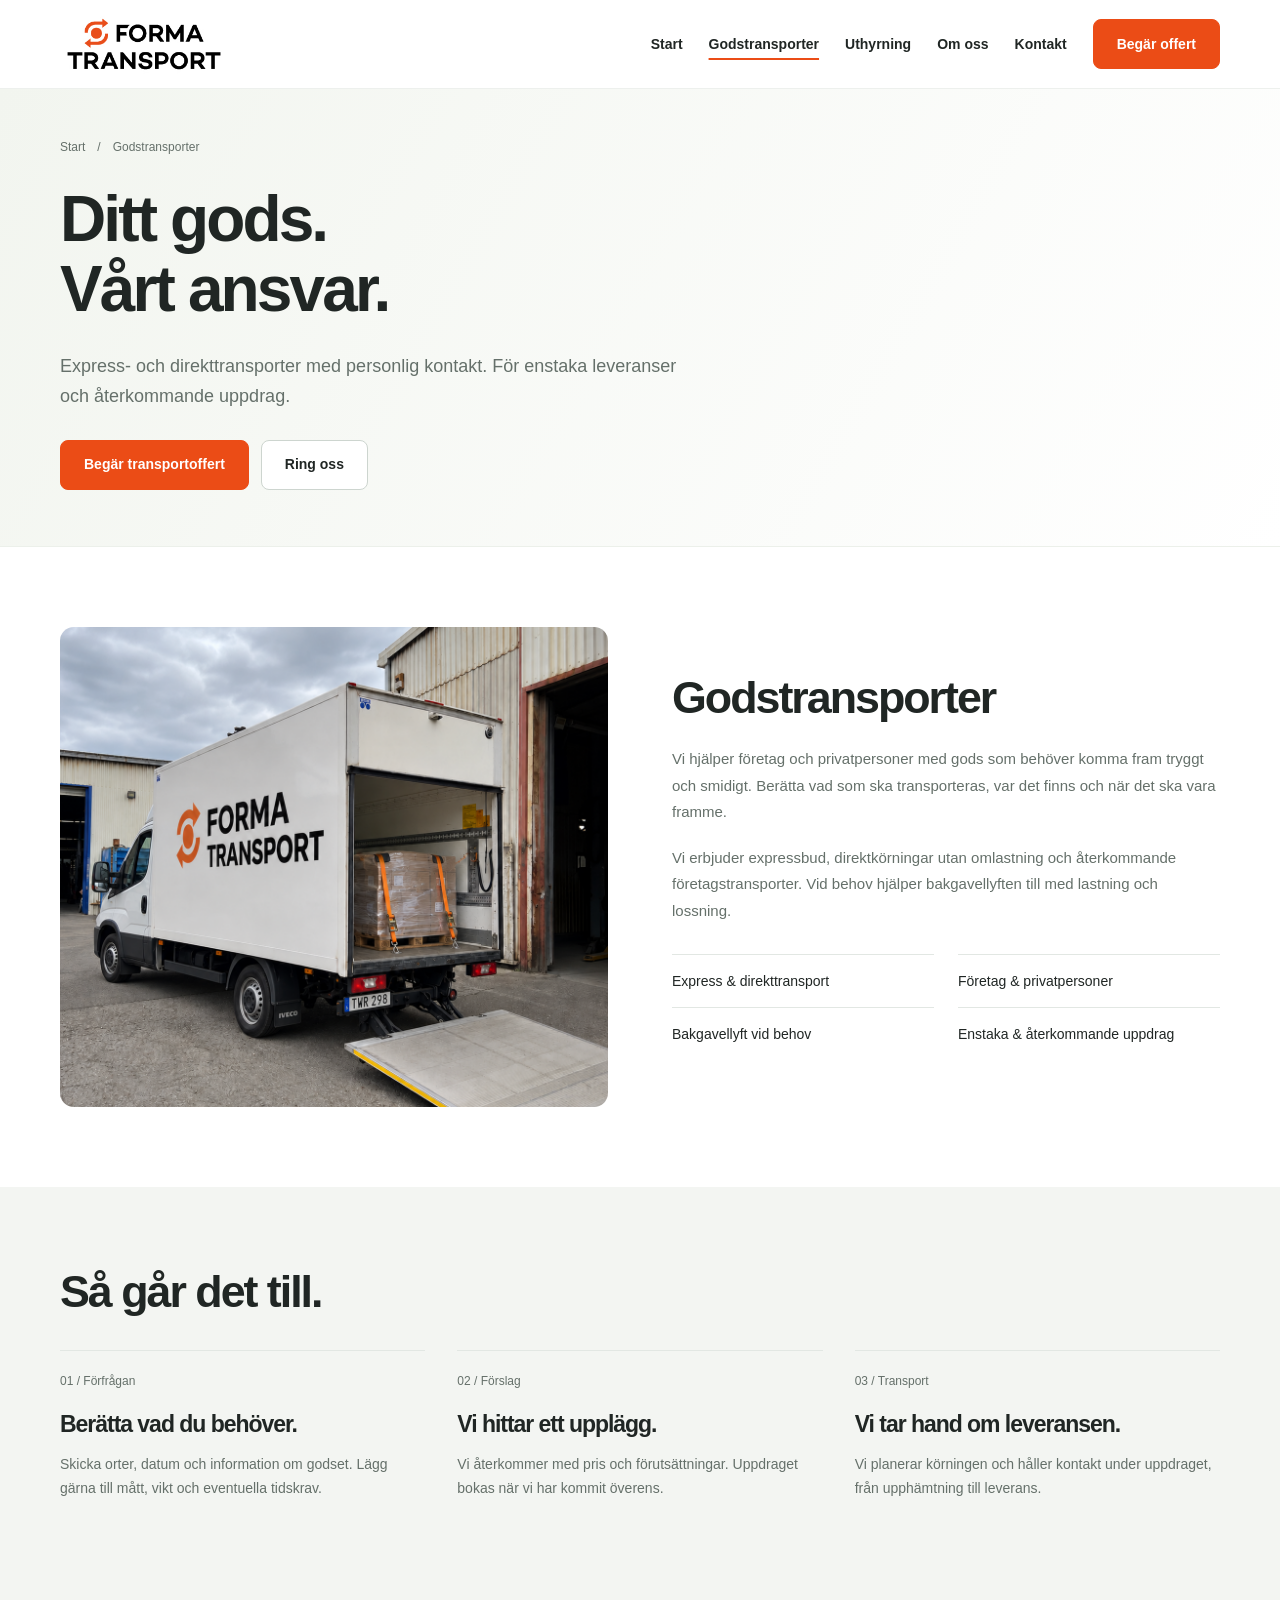
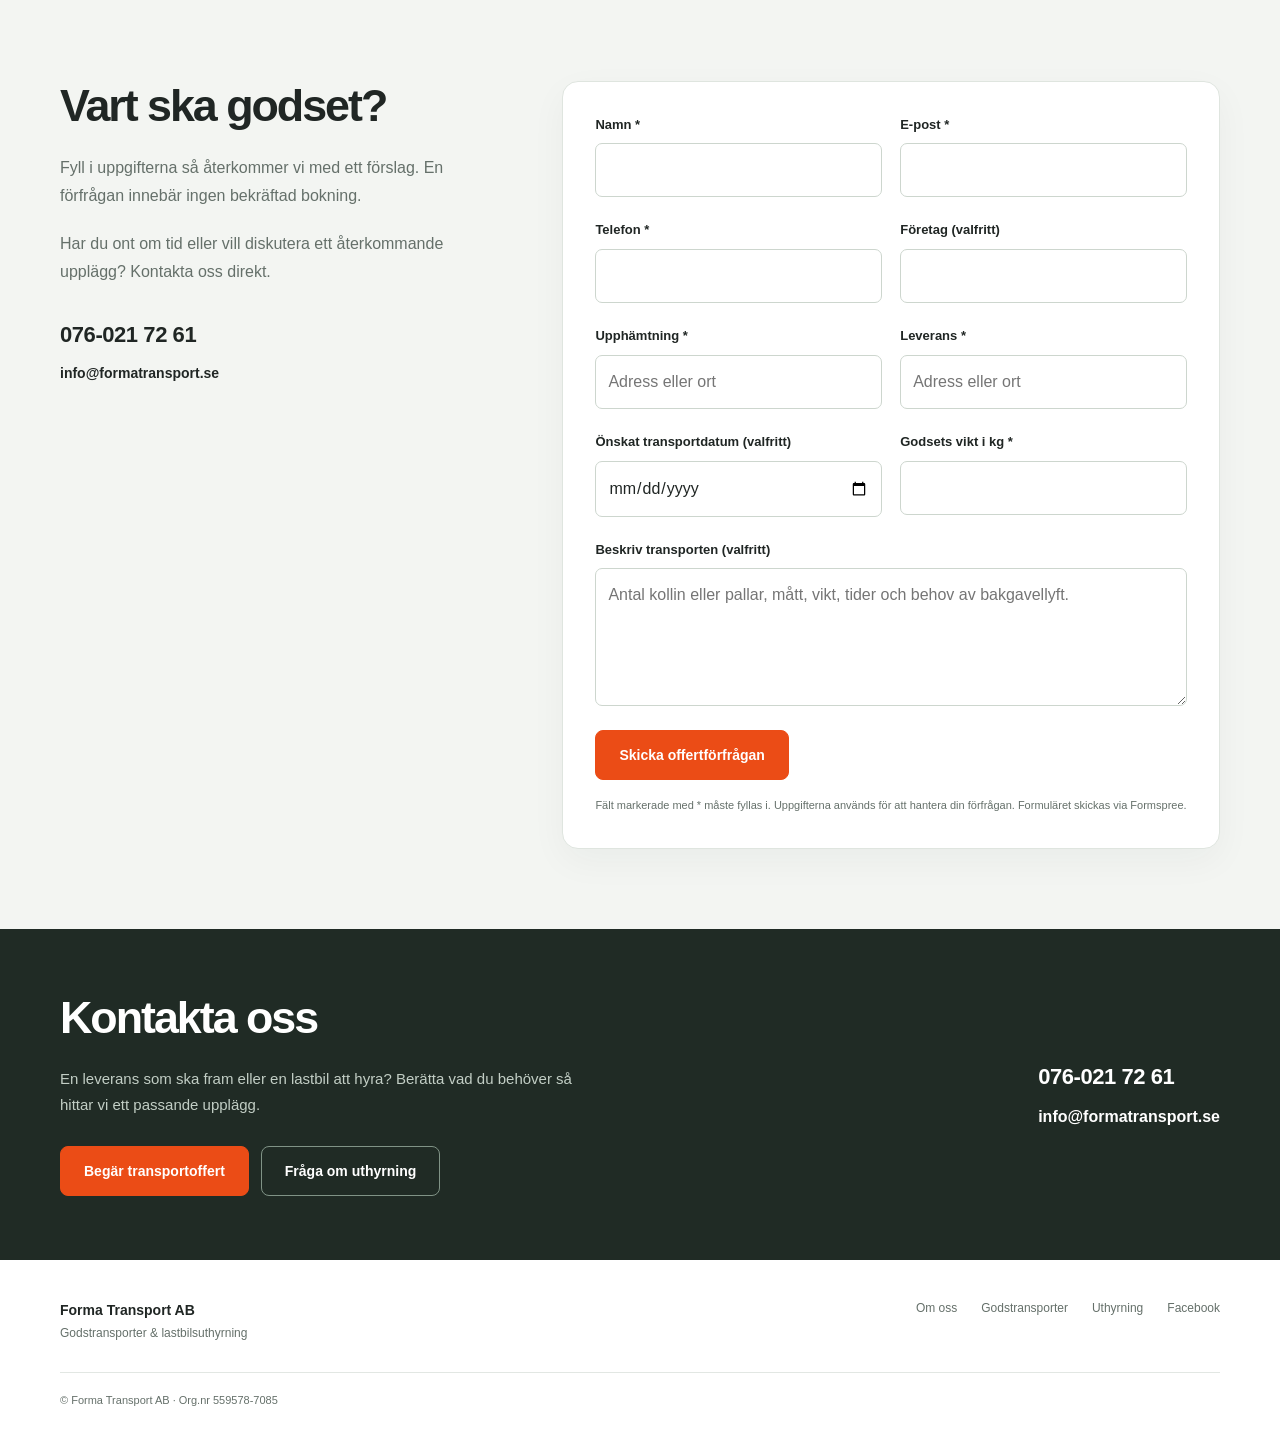
<file: test/transport.html>
<!DOCTYPE html>
<html lang="sv">
<head>
  <meta charset="UTF-8">
  <meta name="viewport" content="width=device-width, initial-scale=1">
  <meta name="robots" content="noindex, nofollow">
  <meta
    name="description"
    content="Express- och direkttransporter för företag och privatpersoner. Begär en transportoffert från Forma Transport."
  >

  <title>Godstransporter | Forma Transport</title>

  <link rel="icon" href="favicon.png">
  <link rel="stylesheet" href="test.css?v=10">

  <script src="test.js?v=10" defer></script>
  </script>
</head>

<body>
  <a class="skip" href="#innehall">
    Hoppa till innehåll
  </a>

  <header class="site-header">
    <div class="container header-inner">
      <a href="index.html" aria-label="Forma Transport – startsida">
        <img
          class="logo"
          src="logo.jpg"
          width="300"
          height="118"
          alt="Forma Transport"
        >
      </a>

      <button
        class="menu-toggle"
        type="button"
        aria-expanded="false"
        aria-controls="huvudmeny"
      >
        Meny
      </button>

      <nav
        class="navigation"
        id="huvudmeny"
        aria-label="Huvudmeny"
      >
        <a href="index.html">Start</a>

        <a href="transport.html" aria-current="page">
          Godstransporter
        </a>

        <a href="uthyrning.html">Uthyrning</a>
        <a href="index.html#om-oss">Om oss</a>
        <a href="#kontakt">Kontakt</a>

        <a class="button" href="transport.html#offert">
          Begär offert
        </a>
      </nav>
    </div>
  </header>

  <main id="innehall">
    <section class="page-heading">
      <div class="container">
        <nav class="breadcrumb" aria-label="Brödsmulor">
          <a href="index.html">Start</a>
          <span aria-hidden="true">/</span>
          <span>Godstransporter</span>
        </nav>

        <p class="eyebrow">Vi kör åt dig</p>

        <h1>
          Ditt gods.<br>
          Vårt ansvar.
        </h1>

        <p class="intro">
          Express- och direkttransporter med personlig kontakt.
          För enstaka leveranser och återkommande uppdrag.
        </p>

        <div class="actions">
          <a class="button" href="#offert">
            Begär transportoffert
          </a>

          <a class="button secondary" href="tel:+46760217261">
            Ring oss
          </a>
        </div>
      </div>
    </section>

    <section class="section">
      <div class="container page-split">
        <img
          class="feature-photo"
          src="iveco.png"
          width="1122"
          height="1402"
          alt="Säkrat pallgods i Forma Transports lastbil vid lastning"
        >

        <div class="page-copy">
          <p class="eyebrow">
            Från upphämtning till leverans
          </p>

          <h2>Rätt upplägg för din transport.</h2>

          <p>
            Vi hjälper företag och privatpersoner med gods som
            behöver komma fram tryggt och smidigt. Berätta vad
            som ska transporteras, var det finns och när det
            ska vara framme.
          </p>

          <p>
            Vi erbjuder expressbud, direktkörningar utan omlastning
            och återkommande företagstransporter. Vid behov hjälper
            bakgavellyften till med lastning och lossning.
          </p>

          <ul class="facts">
            <li>Express &amp; direkttransport</li>
            <li>Företag &amp; privatpersoner</li>
            <li>Bakgavellyft vid behov</li>
            <li>Enstaka &amp; återkommande uppdrag</li>
          </ul>
        </div>
      </div>
    </section>

    <section class="section about">
      <div class="container">
        <div class="section-head">
          <h2>Så går det till.</h2>
        </div>

        <div class="steps">
          <article>
            <span class="step-number">
              01 / Förfrågan
            </span>

            <h3>Berätta vad du behöver.</h3>

            <p>
              Skicka orter, datum och information om godset.
              Lägg gärna till mått, vikt och eventuella tidskrav.
            </p>
          </article>

          <article>
            <span class="step-number">
              02 / Förslag
            </span>

            <h3>Vi hittar ett upplägg.</h3>

            <p>
              Vi återkommer med pris och förutsättningar.
              Uppdraget bokas när vi har kommit överens.
            </p>
          </article>

          <article>
            <span class="step-number">
              03 / Transport
            </span>

            <h3>Vi tar hand om leveransen.</h3>

            <p>
              Vi planerar körningen och håller kontakt under
              uppdraget, från upphämtning till leverans.
            </p>
          </article>
        </div>
      </div>
    </section>

    <section class="section request-section" id="offert">
      <div class="container request-grid">
        <div class="request-info">
          <p class="eyebrow">Begär offert</p>

          <h2>Vart ska godset?</h2>

          <p>
            Fyll i uppgifterna så återkommer vi med ett förslag.
            En förfrågan innebär ingen bekräftad bokning.
          </p>

          <p>
            Har du ont om tid eller vill diskutera ett
            återkommande upplägg? Kontakta oss direkt.
          </p>

          <div class="contact-links">
            <a href="tel:+46760217261">
              076-021 72 61
            </a>

            <a href="mailto:info@formatransport.se">
              info@formatransport.se
            </a>
          </div>
        </div>

        <form
          class="form-box"
          action="https://formspree.io/f/xykagkbd"
          method="POST"
          data-request-form
          data-kind="transport"
        >
          <input
            type="hidden"
            name="_subject"
            value="Ny offertförfrågan från Forma Transport"
          >

          <div class="honeypot" aria-hidden="true">
            <label for="website">
              Lämna detta fält tomt
            </label>

            <input
              type="text"
              id="website"
              name="_gotcha"
              tabindex="-1"
              autocomplete="off"
            >
          </div>

          <div class="form-grid">
            <div class="field">
              <label for="namn">Namn *</label>

              <input
                type="text"
                id="namn"
                name="namn"
                required
                autocomplete="name"
              >
            </div>

            <div class="field">
              <label for="email">E-post *</label>

              <input
                type="email"
                id="email"
                name="email"
                required
                autocomplete="email"
              >
            </div>

            <div class="field">
              <label for="telefon">Telefon *</label>

              <input
                type="tel"
                id="telefon"
                name="telefon"
                required
                autocomplete="tel"
              >
            </div>

            <div class="field">
              <label for="foretag">
                Företag (valfritt)
              </label>

              <input
                type="text"
                id="foretag"
                name="foretag"
                autocomplete="organization"
              >
            </div>

            <div class="field">
              <label for="upphamtning">
                Upphämtning *
              </label>

              <input
                type="text"
                id="upphamtning"
                name="upphamtning"
                required
                placeholder="Adress eller ort"
              >
            </div>

            <div class="field">
              <label for="leverans">
                Leverans *
              </label>

              <input
                type="text"
                id="leverans"
                name="leverans"
                required
                placeholder="Adress eller ort"
              >
            </div>

            <div class="field">
              <label for="datum">
                Önskat transportdatum *
              </label>

              <input
                type="date"
                id="datum"
                name="datum"
                required
                data-future-date
              >
            </div>

            <div class="field">
              <label for="vikt">
                Godsets vikt i kg (valfritt)
              </label>

              <input
                type="number"
                id="vikt"
                name="vikt"
                min="0"
                step="any"
                inputmode="decimal"
              >
            </div>

            <div class="field full">
              <label for="meddelande">
                Beskriv transporten (valfritt)
              </label>

              <textarea
                id="meddelande"
                name="meddelande"
                rows="4"
                placeholder="Antal kollin eller pallar, mått, vikt, tider och behov av bakgavellyft."
              ></textarea>
            </div>
          </div>

          <button class="button" type="submit">
            Skicka offertförfrågan
          </button>

          <p class="form-help">
            Fält markerade med * måste fyllas i.
            Uppgifterna används för att hantera din förfrågan.
            Formuläret skickas via Formspree.
          </p>

          <p
            class="form-status"
            role="status"
            aria-live="polite"
            hidden
          ></p>
        </form>
      </div>
    </section>

    <section class="contact-band" id="kontakt">
      <div class="container contact-grid">
        <div>
          <p class="eyebrow">
            Vi hjälper dig vidare
          </p>

          <h2>Vad behöver du hjälp med?</h2>

          <p>
            En leverans som ska fram eller en lastbil att hyra?
            Berätta vad du behöver så hittar vi ett passande upplägg.
          </p>

          <div class="actions">
            <a
              class="button"
              href="transport.html#offert"
            >
              Begär transportoffert
            </a>

            <a
              class="button secondary"
              href="uthyrning.html#bokning"
            >
              Fråga om uthyrning
            </a>
          </div>
        </div>

        <div class="contact-links">
          <a href="tel:+46760217261">
            076-021 72 61
          </a>

          <a href="mailto:info@formatransport.se">
            info@formatransport.se
          </a>
        </div>
      </div>
    </section>
  </main>

  <footer class="footer">
    <div class="container">
      <div class="footer-grid">
        <div>
          <p>
            <strong>Forma Transport AB</strong>
          </p>

          <p>
            Godstransporter &amp; lastbilsuthyrning
          </p>
        </div>

        <nav aria-label="Sidfotsmeny">
          <a href="index.html#om-oss">
            Om oss
          </a>

          <a href="transport.html">
            Godstransporter
          </a>

          <a href="uthyrning.html">
            Uthyrning
          </a>

          <a
            href="https://www.facebook.com/formatransportab"
            rel="noopener"
          >
            Facebook
          </a>
        </nav>
      </div>

      <div class="footer-bottom">
        © Forma Transport AB · Org.nr 559578-7085
      </div>
    </div>
  </footer>
</body>
</html>
</file>
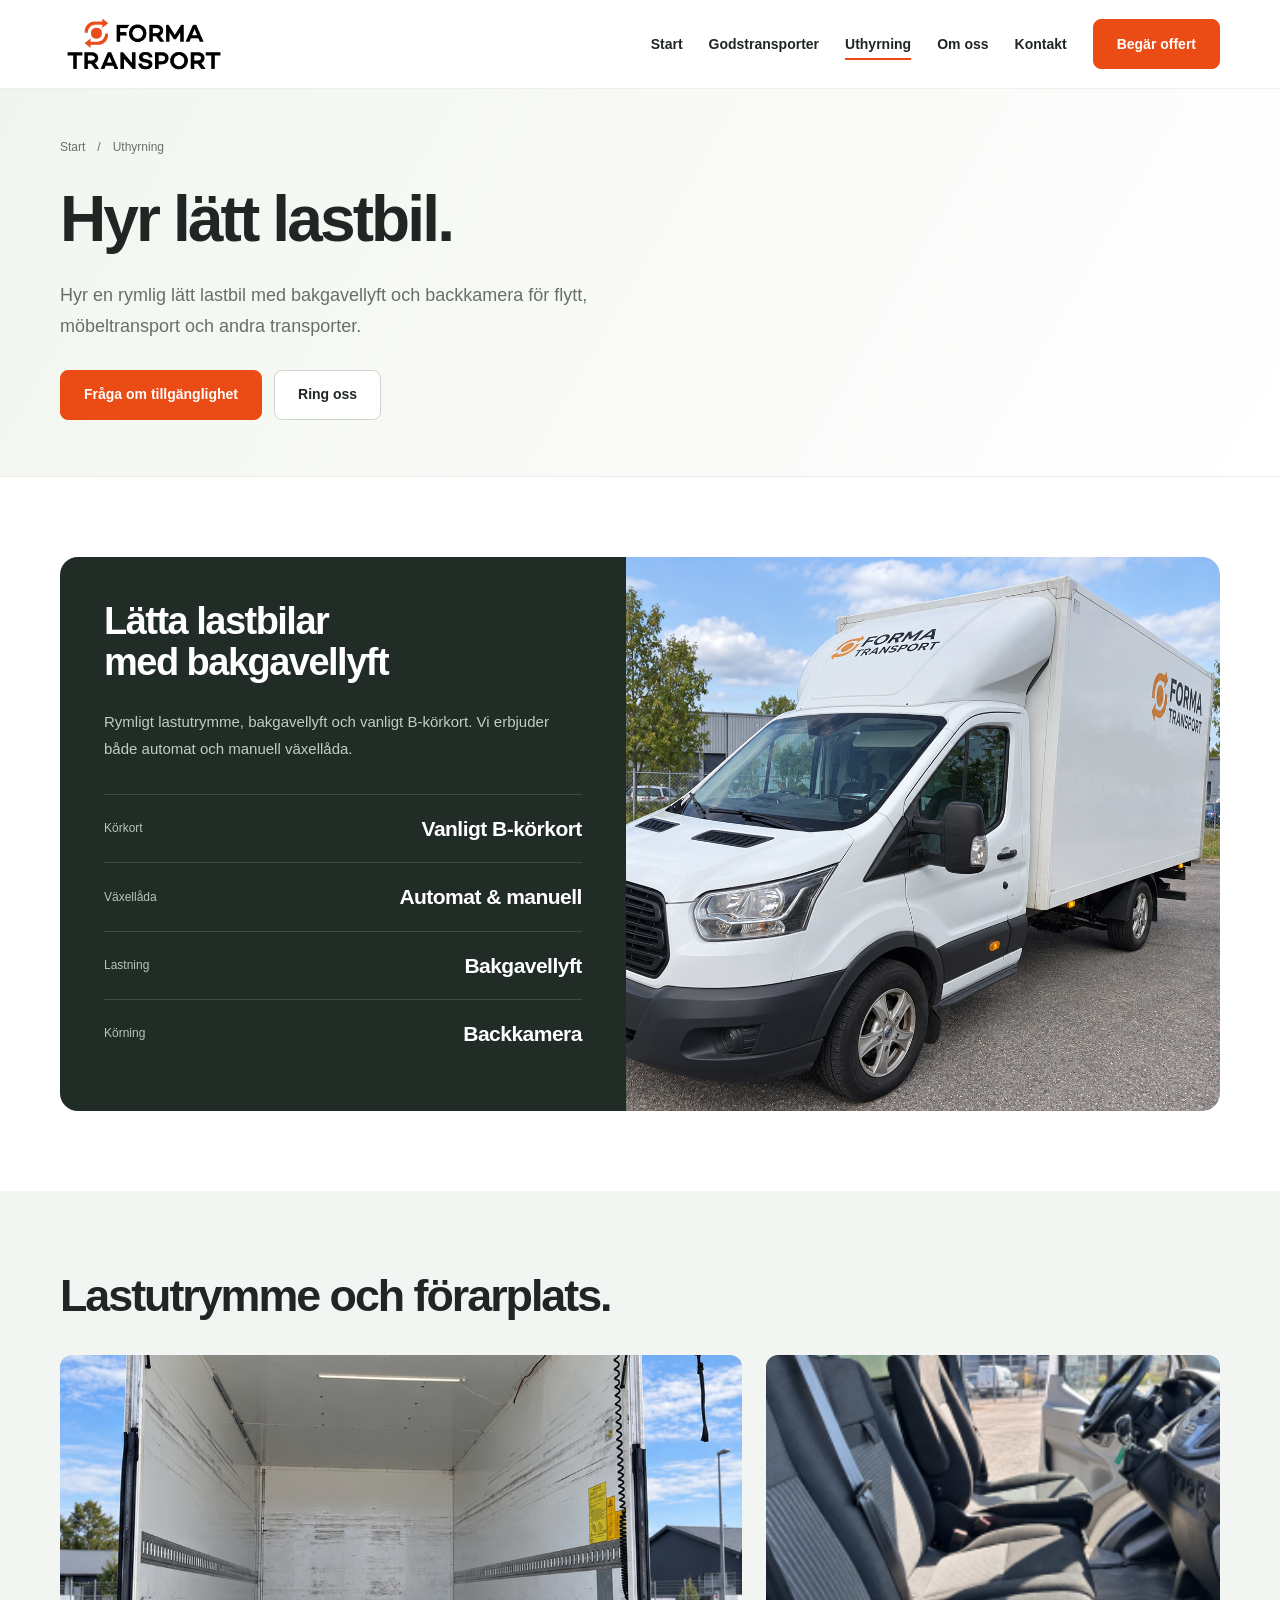
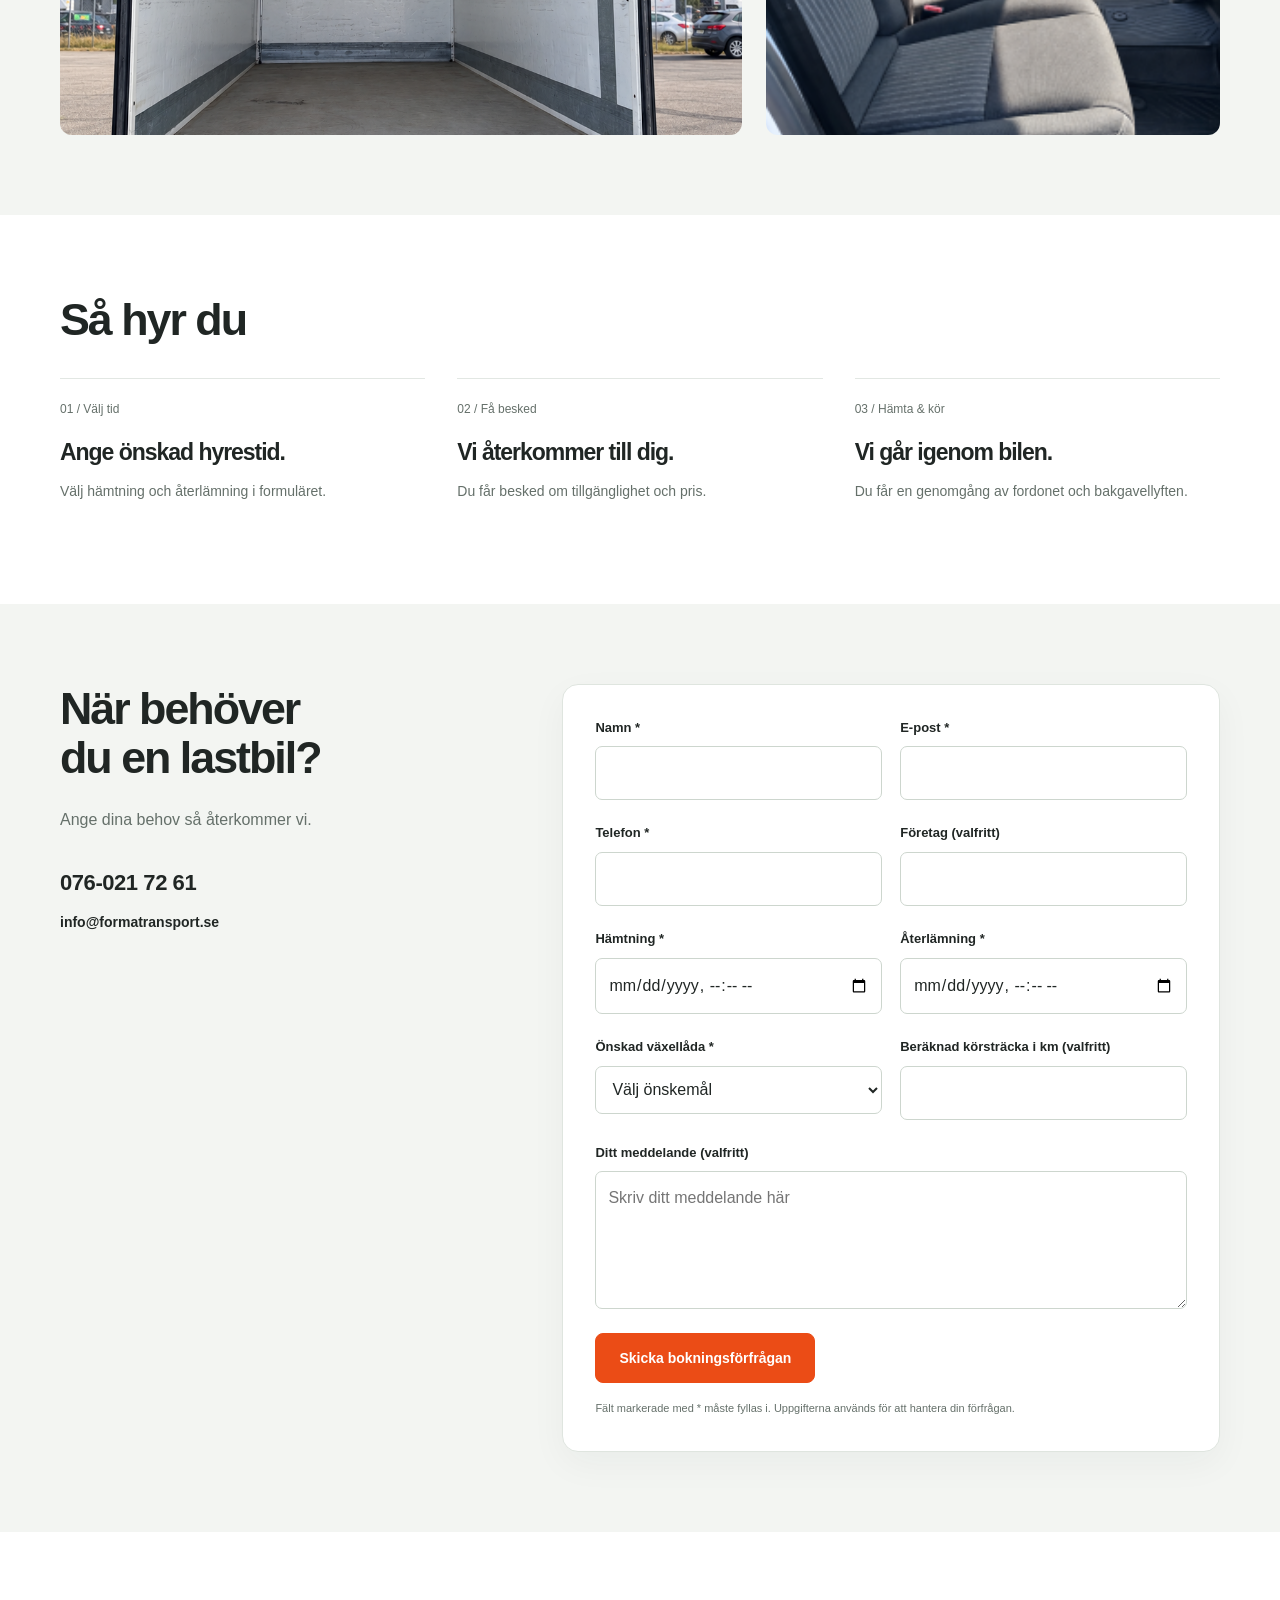
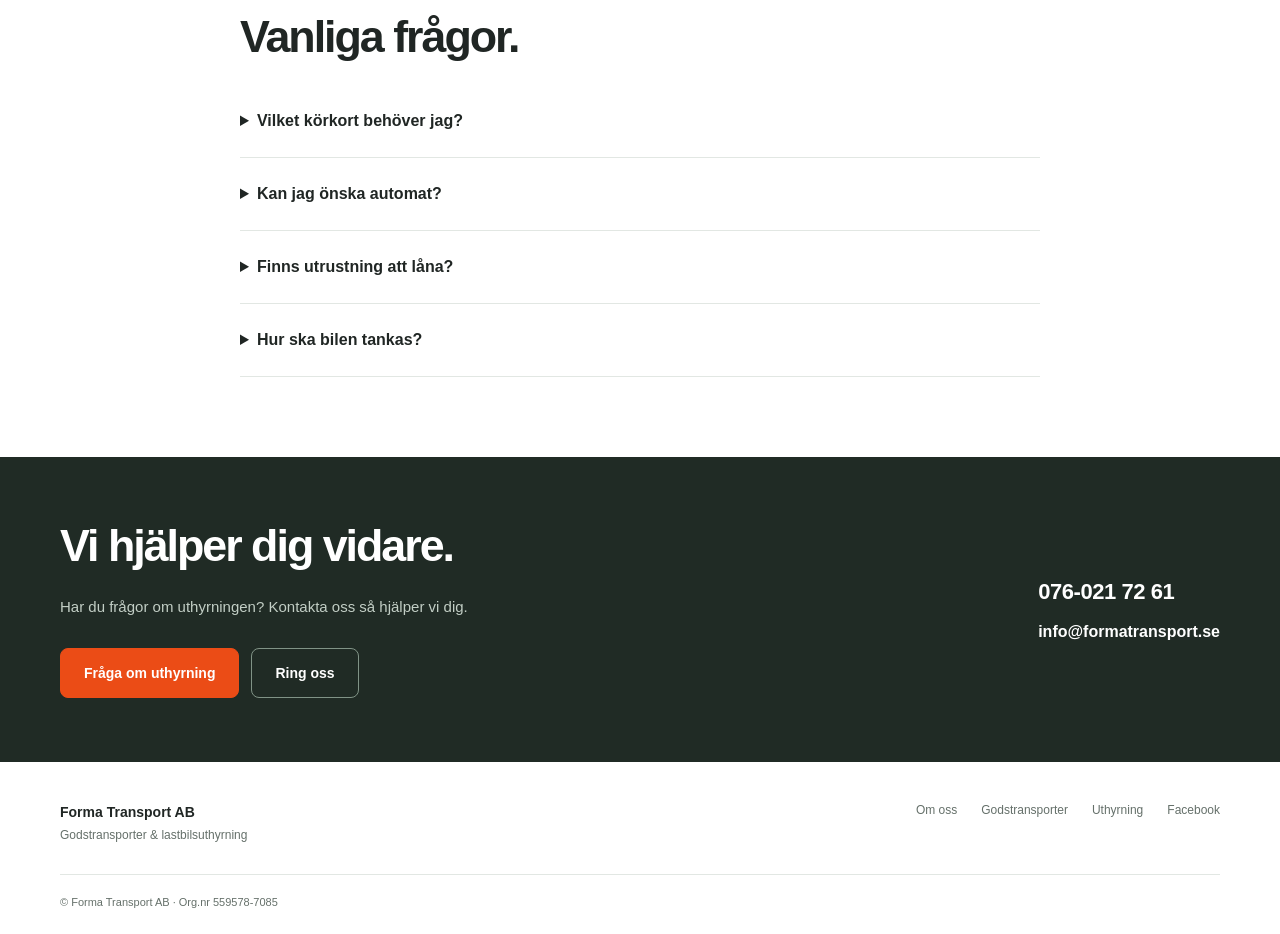
<file: test/uthyrning.html>
<!DOCTYPE html>
<html lang="sv">
<head>
  <meta charset="UTF-8">
  <meta name="viewport" content="width=device-width, initial-scale=1">
  <meta name="robots" content="noindex, nofollow">
  <meta name="description" content="Hyr lätt lastbil med bakgavellyft. Automat och manuell växellåda, B-körkort och personlig service.">

  <title>Hyr lätt lastbil | Forma Transport</title>

  <link rel="icon" href="favicon.png">
  <link rel="stylesheet" href="test.css?v=10">
  <script src="test.js?v=10" defer></script>
</head>

<body>
  <a class="skip" href="#innehall">Hoppa till innehåll</a>

  <header class="site-header">
    <div class="container header-inner">
      <a href="index.html" aria-label="Forma Transport – startsida">
        <img
          class="logo"
          src="logo.jpg"
          width="300"
          height="118"
          alt="Forma Transport"
        >
      </a>

      <button
        class="menu-toggle"
        type="button"
        aria-expanded="false"
        aria-controls="huvudmeny"
      >
        Meny
      </button>

      <nav class="navigation" id="huvudmeny" aria-label="Huvudmeny">
        <a href="index.html">Start</a>
        <a href="transport.html">Godstransporter</a>
        <a href="uthyrning.html" aria-current="page">Uthyrning</a>
        <a href="index.html#om-oss">Om oss</a>
        <a href="#kontakt">Kontakt</a>
        <a class="button" href="transport.html#offert">Begär offert</a>
      </nav>
    </div>
  </header>

  <main id="innehall">

    <section class="page-heading">
      <div class="container">
        <nav class="breadcrumb" aria-label="Brödsmulor">
          <a href="index.html">Start</a>
          <span aria-hidden="true">/</span>
          <span>Uthyrning</span>
        </nav>

        <p class="eyebrow">Du kör själv</p>

        <h1>Hyr lätt lastbil.<br>Gör plats för dina planer.</h1>

      <p class="intro">
  Hyr en rymlig lätt lastbil med bakgavellyft och backkamera
  för flytt, möbeltransport och andra transporter.
</p>

        <div class="actions">
          <a class="button" href="#bokning">Fråga om tillgänglighet</a>
          <a class="button secondary" href="tel:+46760217261">Ring oss</a>
        </div>
      </div>
    </section>

    <section class="section">
      <div class="container page-split">
        <div class="page-copy">
          <p class="eyebrow">Enklare att lasta. Smidigare att köra.</p>

          <h2>En lastbil för ditt behov.</h2>

          <p>
            Rymliga lätta lastbilar med bakgavellyft för enkel
            lastning. Vi erbjuder både automat och manuell växellåda.
          </p>

          <ul class="facts">
            <li>Vanligt B-körkort</li>
            <li>Automat &amp; manuell</li>
            <li>Bakgavellyft</li>
            <li>Backkamera</li>
            <li>Tre sittplatser</li>
            <li>Bluetooth</li>
          </ul>
        </div>

        <img
          class="feature-photo"
          src="formacar.png"
          width="1448"
          height="1086"
          alt="Lätt lastbil med stort lastskåp och bakgavellyft"
        >
      </div>
    </section>

    <section class="section about">
      <div class="container">
        <div class="section-head">
          <div>
            <p class="eyebrow">Plats för det som ska med</p>
            <h2>Lastutrymme och förarplats.</h2>
          </div>
        </div>

        <div class="gallery">
          <figure>
            <img
              src="formacar3.png"
              width="1086"
              height="1448"
              alt="Rymligt tomt lastskåp med bakgavellyft"
              loading="lazy"
            >
          </figure>

          <figure>
            <img
              src="formacar2.png"
              width="250"
              height="333"
              alt="Förarhytt med tre sittplatser"
              loading="lazy"
            >
          </figure>
        </div>
      </div>
    </section>

    <section class="section">
      <div class="container">
        <div class="section-head">
          <h2>Hyr på ett enkelt sätt.</h2>
        </div>

        <div class="steps">
          <article>
            <span class="step-number">01 / Välj tid</span>
            <h3>Ange önskad hyrestid.</h3>
            <p>Välj hämtning och återlämning i formuläret.</p>
          </article>

          <article>
            <span class="step-number">02 / Få besked</span>
            <h3>Vi återkommer till dig.</h3>
            <p>Du får besked om tillgänglighet och pris.</p>
          </article>

          <article>
            <span class="step-number">03 / Hämta &amp; kör</span>
            <h3>Vi går igenom bilen.</h3>
            <p>Du får en genomgång av fordonet och bakgavellyften.</p>
          </article>
        </div>
      </div>
    </section>

    <section class="section request-section" id="bokning">
      <div class="container request-grid">
        <div class="request-info">
          <p class="eyebrow">Bokningsförfrågan</p>
          <h2>När behöver du en lastbil?</h2>
          <p>Ange dina behov så återkommer vi.</p>

          <div class="contact-links">
            <a href="tel:+46760217261">076-021 72 61</a>
            <a href="mailto:info@formatransport.se">
              info@formatransport.se
            </a>
          </div>
        </div>

        <form
          class="form-box"
          action="https://formspree.io/f/xykagkbd"
          method="POST"
          data-request-form
          data-kind="rental"
        >
          <input
            type="hidden"
            name="_subject"
            value="Ny uthyrningsförfrågan från Forma Transport"
          >

          <div class="honeypot" aria-hidden="true">
            <label for="website">Lämna detta fält tomt</label>
            <input
              type="text"
              id="website"
              name="_gotcha"
              tabindex="-1"
              autocomplete="off"
            >
          </div>

          <div class="form-grid">
            <div class="field">
              <label for="namn">Namn *</label>
              <input
                type="text"
                id="namn"
                name="namn"
                autocomplete="name"
                required
              >
            </div>

            <div class="field">
              <label for="email">E-post *</label>
              <input
                type="email"
                id="email"
                name="email"
                autocomplete="email"
                required
              >
            </div>

            <div class="field">
              <label for="telefon">Telefon *</label>
              <input
                type="tel"
                id="telefon"
                name="telefon"
                autocomplete="tel"
                required
              >
            </div>

            <div class="field">
              <label for="foretag">Företag (valfritt)</label>
              <input
                type="text"
                id="foretag"
                name="foretag"
                autocomplete="organization"
              >
            </div>

            <div class="field">
              <label for="hamtning">Hämtning *</label>
              <input
                type="datetime-local"
                id="hamtning"
                name="hamtning"
                data-pickup
                required
              >
            </div>

            <div class="field">
              <label for="aterlamning">Återlämning *</label>
              <input
                type="datetime-local"
                id="aterlamning"
                name="aterlamning"
                data-return
                required
              >
            </div>

            <div class="field">
              <label for="vaxellada">Önskad växellåda *</label>
              <select id="vaxellada" name="vaxellada" required>
                <option value="">Välj önskemål</option>
                <option>Automat</option>
                <option>Manuell</option>
                <option>Spelar ingen roll</option>
              </select>
            </div>

            <div class="field">
              <label for="korstracka">
                Beräknad körsträcka i km (valfritt)
              </label>
              <input
                type="number"
                id="korstracka"
                name="korstracka"
                min="0"
                step="1"
                inputmode="numeric"
              >
            </div>

            <div class="field full">
              <label for="meddelande">Ditt meddelande (valfritt)</label>
              <textarea
                id="meddelande"
                name="meddelande"
                rows="4"
                placeholder="Skriv ditt meddelande här"
              ></textarea>
            </div>
          </div>

          <button class="button" type="submit">
            Skicka bokningsförfrågan
          </button>

          <p class="form-help">
            Fält markerade med * måste fyllas i.
            Uppgifterna används för att hantera din förfrågan.
          </p>

          <p
            class="form-status"
            role="status"
            aria-live="polite"
            hidden
          ></p>
        </form>
      </div>
    </section>

    <section class="section">
      <div class="container faq">
        <p class="eyebrow">Bra att veta</p>
        <h2>Vanliga frågor.</h2>

        <details>
          <summary>Vilket körkort behöver jag?</summary>
          <p>Våra lätta lastbilar körs med giltigt B-körkort.</p>
        </details>

        <details>
          <summary>Kan jag önska automat?</summary>
          <p>
            Ja. Välj automat eller manuell i förfrågan så
            bekräftar vi tillgängligheten.
          </p>
        </details>

        <details>
          <summary>Finns utrustning att låna?</summary>
   <p>
  Vi har det mesta som behövs för lastning och lastsäkring,
  som handtruck, pirra och spännband med mera. <br>
  Fråga oss om det du behöver.
</p>
        </details>

        <details>
          <summary>Hur ska bilen tankas?</summary>
          <p>Bilen hämtas och återlämnas fulltankad.</p>
        </details>
      </div>
    </section>

    <section class="contact-band" id="kontakt">
      <div class="container contact-grid">
        <div>
          <p class="eyebrow">Kontakt</p>
          <h2>Vi hjälper dig vidare.</h2>
          <p>Kontakta oss om du har frågor om uthyrningen.</p>

          <div class="actions">
            <a class="button" href="#bokning">Fråga om uthyrning</a>
            <a class="button secondary" href="tel:+46760217261">
              Ring oss
            </a>
          </div>
        </div>

        <div class="contact-links">
          <a href="tel:+46760217261">076-021 72 61</a>
          <a href="mailto:info@formatransport.se">
            info@formatransport.se
          </a>
        </div>
      </div>
    </section>

  </main>

  <footer class="footer">
    <div class="container">
      <div class="footer-grid">
        <div>
          <p><strong>Forma Transport AB</strong></p>
          <p>Godstransporter &amp; lastbilsuthyrning</p>
        </div>

        <nav aria-label="Sidfotsmeny">
          <a href="index.html#om-oss">Om oss</a>
          <a href="transport.html">Godstransporter</a>
          <a href="uthyrning.html">Uthyrning</a>
          <a
            href="https://www.facebook.com/formatransportab"
            rel="noopener"
          >Facebook</a>
        </nav>
      </div>

      <div class="footer-bottom">
        © Forma Transport AB · Org.nr 559578-7085
      </div>
    </div>
  </footer>
</body>
</html>
</file>
<file: test/test.css>
:root {
  --orange: #eb4c16;
  --accent: #bd390d;
  --ink: #202624;
  --muted: #65706a;
  --line: #e2e7e3;
  --soft: #f3f5f2;
  --width: 1160px;
}

* { box-sizing: border-box; }

html {
  scroll-behavior: smooth;
  scroll-padding-top: 100px;
}

body {
  margin: 0;
  background: white;
  color: var(--ink);
  font: 16px/1.75 "Segoe UI", Arial, sans-serif;
  -webkit-font-smoothing: antialiased;
}

img { display: block; max-width: 100%; }
a { color: inherit; text-decoration: none; }
button, input, textarea, select { font: inherit; }
button { cursor: pointer; }
button, a { -webkit-tap-highlight-color: transparent; }
button:disabled { opacity: .6; cursor: wait; }
[hidden] { display: none !important; }

a:focus-visible,
button:focus-visible,
input:focus-visible,
textarea:focus-visible,
select:focus-visible,
summary:focus-visible,
[tabindex]:focus-visible {
  outline: 3px solid var(--orange);
  outline-offset: 5px;
}

.container {
  width: min(var(--width), calc(100% - 64px));
  margin-inline: auto;
}

.skip {
  position: absolute;
  top: -100px;
  left: 20px;
  background: white;
  padding: 12px;
  z-index: 50;
}

.skip:focus { top: 12px; }

.site-header {
  position: sticky;
  top: 0;
  z-index: 20;
  background: rgba(255,255,255,.97);
  border-bottom: 1px solid #edf0ed;
}

.header-inner {
  min-height: 88px;
  display: flex;
  align-items: center;
  justify-content: space-between;
  gap: 24px;
}

.logo { width: 168px; height: auto; }

.navigation {
  display: flex;
  align-items: center;
  gap: 26px;
  font-size: 14px;
  font-weight: 600;
}

.navigation > a:not(.button) { padding: 14px 0; }
.navigation > a:hover { color: var(--accent); }

.navigation > a[aria-current="page"] {
  text-decoration: underline;
  text-decoration-color: var(--orange);
  text-underline-offset: 9px;
  text-decoration-thickness: 2px;
}

.menu-toggle {
  display: none;
  background: white;
  border: 1px solid var(--line);
  border-radius: 8px;
  min-height: 44px;
  padding: 8px 16px;
  color: var(--ink);
}

h1, h2, h3 {
  line-height: 1.1;
  font-weight: 650;
  letter-spacing: -.045em;
  text-wrap: balance;
}

h1 {
  font-size: clamp(44px, 5.5vw, 76px);
  margin: 0;
}

h2 {
  font-size: clamp(30px, 3.5vw, 46px);
  margin: 0 0 24px;
}

h3 { font-size: 24px; margin: 0 0 14px; }
p { margin: 0 0 20px; }

.intro {
  font-size: 18px;
  line-height: 1.7;
  color: var(--muted);
  margin-top: 26px;
  max-width: 650px;
}

.eyebrow, .trust-strip { display: none; }

.button {
  display: inline-flex;
  justify-content: center;
  align-items: center;
  gap: 24px;
  background: var(--orange);
  color: white;
  min-height: 50px;
  padding: 13px 23px;
  border: 1px solid var(--orange);
  border-radius: 8px;
  font-size: 14px;
  font-weight: 650;
  line-height: 1.5;
  transition: background .2s, transform .2s;
}

.button:hover {
  background: var(--accent);
  border-color: var(--accent);
  color: white;
  transform: translateY(-2px);
}

.button.secondary {
  background: white;
  border-color: #cdd5cf;
  color: var(--ink);
}

.button.secondary:hover {
  background: #eff2ef;
  border-color: #b7c1b9;
}

.actions {
  display: flex;
  flex-wrap: wrap;
  gap: 12px;
  margin-top: 28px;
}

.text-link {
  display: inline-flex;
  align-items: center;
  gap: 20px;
  font-size: 14px;
  font-weight: 650;
}

.text-link:hover {
  text-decoration: underline;
  text-underline-offset: 6px;
}

/* Startsida */

.hero { padding: 22px 0 30px; }

.hero > .container {
  width: min(1440px, calc(100% - 40px));
}

.hero-banner {
  position: relative;
  isolation: isolate;
  display: flex;
  align-items: center;
  min-height: 620px;
  background: #202b25;
  border-radius: 18px;
  overflow: hidden;
  color: white;
}

.banner-image {
  position: absolute;
  inset: 0;
  width: 100%;
  height: 100%;
  object-fit: cover;
  object-position: 60% center;
  z-index: -2;
}

.hero-banner::after {
  content: "";
  position: absolute;
  inset: 0;
  background: linear-gradient(
    90deg,
    rgba(12,23,17,.93),
    rgba(12,23,17,.65) 43%,
    rgba(12,23,17,.05) 85%
  );
  z-index: -1;
}

.hero-copy {
  padding: 70px clamp(28px, 5vw, 80px);
  max-width: 750px;
}

.hero-banner h1 {
  font-size: clamp(46px, 5vw, 70px);
  max-width: 580px;
}

.hero .intro {
  color: #e0e7e1;
  max-width: 450px;
  font-size: 17px;
}

.hero .button.secondary {
  background: rgba(255,255,255,.08);
  border-color: #a6b3a9;
  color: white;
}

.hero .button.secondary:hover {
  background: rgba(255,255,255,.2);
}

.hero-small {
  color: #b9c7bc;
  font-size: 12px;
  margin: 28px 0 0;
  letter-spacing: .03em;
}

.section { padding: 80px 0; }

.section-head {
  display: flex;
  align-items: end;
  justify-content: space-between;
  gap: 40px;
  margin-bottom: 34px;
}

.section-head h2 { margin: 0; }

.section-head > p {
  max-width: 410px;
  color: var(--muted);
  font-size: 15px;
  margin: 0;
}

/* Tjänster med stora bildytor */

.services {
  display: grid;
  grid-template-columns: 1fr 1fr;
  gap: 24px;
}

.service-card {
  position: relative;
  isolation: isolate;
  min-height: 490px;
  overflow: hidden;
  border-radius: 14px;
  background: #253128;
  color: white;
  display: flex;
  align-items: end;
}

.service-card > img {
  position: absolute;
  inset: 0;
  width: 100%;
  height: 100%;
  object-fit: cover;
  z-index: -2;
  transition: transform .7s;
}

.service-card:first-child > img { object-position: 50% 46%; }
.service-card:last-child > img { object-position: 50% 45%; }

.service-card::after {
  content: "";
  position: absolute;
  inset: 0;
  background: linear-gradient(
    180deg,
    transparent 20%,
    rgba(12,22,17,.45) 48%,
    rgba(12,22,17,.97)
  );
  z-index: -1;
}

.service-card:hover > img { transform: scale(1.035); }

.service-content {
  padding: 34px;
  max-width: 520px;
}

.service-content h3 {
  font-size: 34px;
  letter-spacing: -.035em;
}

.service-content p {
  font-size: 15px;
  line-height: 1.7;
  color: #e1e9e3;
}

.service-content .text-link {
  margin-top: 4px;
  min-height: 44px;
  color: white;
}

.service-content .text-link span {
  display: grid;
  place-items: center;
  border: 1px solid #ffffff60;
  width: 38px;
  height: 38px;
  border-radius: 50%;
  font-size: 20px;
}

/* Om oss */

.about { background: var(--soft); }

.about-grid {
  display: grid;
  grid-template-columns: 1fr 1fr;
  align-items: center;
  gap: 72px;
}

.about-copy p { font-size: 15px; color: var(--muted); }

.about-grid > img {
  width: 100%;
  height: 470px;
  object-fit: cover;
  border-radius: 14px;
  box-shadow: 20px 20px 0 #e4eae3;
}

.about-copy .text-link { margin-top: 8px; }

.benefits {
  display: grid;
  grid-template-columns: repeat(3, 1fr);
  gap: 0;
  border: 1px solid var(--line);
  border-radius: 14px;
  overflow: hidden;
}

.benefit { padding: 32px; background: #fafbf9; }
.benefit + .benefit { border-left: 1px solid var(--line); }
.benefit h3 { font-size: 21px; }

.benefit p {
  font-size: 14px;
  color: var(--muted);
  margin: 0;
}

/* Recensioner */

.reviews { background: white; padding: 20px 0 70px; }
.reviews .container { max-width: 740px; }

.reviews h2 {
  text-align: center;
  font-size: clamp(28px, 3vw, 36px);
  margin-bottom: 28px;
}

.review-card {
  border: 1px solid var(--line);
  border-radius: 16px;
  padding: 28px 30px;
  background: white;
  box-shadow: 0 14px 35px #18251b08;
  min-height: 245px;
  display: flex;
  flex-direction: column;
}

.review-top {
  display: flex;
  align-items: center;
  justify-content: space-between;
  gap: 18px;
  min-height: 30px;
  margin-bottom: 22px;
}

.review-source {
  display: flex;
  align-items: center;
  gap: 10px;
  font-size: 13px;
  font-weight: 650;
}

.review-brand {
  width: 28px;
  height: 28px;
  object-fit: contain;
}

.review-brand.google { width: 78px; height: 26px; }
.review-brand.timocom { width: 110px; height: 26px; }

.review-rating {
  font-size: 11px;
  color: var(--muted);
}

.review-stars {
  color: #ce9226;
  font-size: 18px;
  letter-spacing: 2px;
}

.review-quote {
  font-size: 19px;
  line-height: 1.6;
  letter-spacing: -.015em;
  margin: 0 0 24px;
}

.review-author {
  display: flex;
  align-items: center;
  gap: 11px;
  font-size: 13px;
  font-weight: 650;
  margin: auto 0 0;
}

.review-author::before {
  content: attr(data-initials);
  display: grid;
  place-items: center;
  width: 34px;
  height: 34px;
  flex: none;
  border-radius: 50%;
  background: #edf1ec;
  color: #52624f;
  font-size: 11px;
  letter-spacing: .03em;
}

.review-note { display: none; }

.review-controls {
  display: flex;
  align-items: center;
  gap: 8px;
  margin-top: 16px;
}

.review-controls button {
  width: 44px;
  height: 44px;
  border: 1px solid var(--line);
  background: white;
  border-radius: 50%;
  font-size: 20px;
  color: var(--ink);
}

.review-controls button:hover { background: var(--soft); }

.review-counter {
  order: -1;
  margin-right: auto;
  font-size: 12px;
  color: var(--muted);
  font-variant-numeric: tabular-nums;
}

#reviews-slider { touch-action: pan-y; }

/* Kontakt och sidfot */

.contact-band {
  background: #202b25;
  color: white;
  padding: 64px 0;
}

.contact-grid {
  display: flex;
  align-items: center;
  justify-content: space-between;
  gap: 48px;
}

.contact-grid h2 { max-width: 600px; }

.contact-grid p {
  max-width: 540px;
  color: #c2cec5;
  font-size: 15px;
}

.contact-band .button.secondary {
  background: transparent;
  border-color: #809386;
  color: white;
}

.contact-band .button.secondary:hover { background: #34473b; }

.contact-links {
  display: grid;
  gap: 7px;
  flex: none;
}

.contact-links a {
  font-weight: 600;
  overflow-wrap: anywhere;
}

.contact-links a:first-child {
  font-size: 22px;
  letter-spacing: -.02em;
}

.contact-links a:hover {
  text-decoration: underline;
  text-underline-offset: 5px;
}

.footer {
  padding: 38px 0 22px;
  font-size: 12px;
  color: var(--muted);
}

.footer-grid {
  display: flex;
  justify-content: space-between;
  gap: 28px;
  flex-wrap: wrap;
}

.footer p { margin: 0; }
.footer strong { color: var(--ink); font-size: 14px; }
.footer nav { display: flex; flex-wrap: wrap; gap: 24px; }
.footer a:hover { text-decoration: underline; }

.footer-bottom {
  border-top: 1px solid var(--line);
  margin-top: 28px;
  padding-top: 18px;
  font-size: 11px;
}

/* Transport och uthyrning */

.page-heading {
  padding: 48px 0 56px;
  background: linear-gradient(120deg, #f2f5ef, white);
  border-bottom: 1px solid #ecf0ea;
}

.breadcrumb {
  display: flex;
  gap: 12px;
  color: var(--muted);
  font-size: 12px;
  margin-bottom: 26px;
}

.page-heading h1 {
  max-width: 930px;
  font-size: clamp(40px, 5vw, 66px);
}

.page-split {
  display: grid;
  grid-template-columns: 1fr 1fr;
  align-items: center;
  gap: 64px;
}

.page-copy > p { color: var(--muted); font-size: 15px; }

.feature-photo {
  width: 100%;
  height: 480px;
  object-fit: cover;
  border-radius: 14px;
}

.facts {
  list-style: none;
  display: grid;
  grid-template-columns: 1fr 1fr;
  padding: 0;
  margin: 30px 0 0;
  gap: 0 24px;
}

.facts li {
  border-top: 1px solid var(--line);
  padding: 14px 0;
  font-size: 14px;
}

.gallery {
  display: grid;
  grid-template-columns: 1.5fr 1fr;
  gap: 24px;
}

.gallery figure { margin: 0; }

.gallery img {
  height: 380px;
  width: 100%;
  object-fit: cover;
  border-radius: 12px;
}

.gallery figcaption {
  font-size: 12px;
  color: var(--muted);
  margin-top: 10px;
}

.steps {
  display: grid;
  grid-template-columns: repeat(3, 1fr);
  gap: 32px;
}

.step-number {
  display: block;
  font-size: 12px;
  color: var(--muted);
  margin-bottom: 20px;
  border-top: 1px solid var(--line);
  padding-top: 20px;
}

.steps h3 { font-size: 23px; }
.steps p { font-size: 14px; color: var(--muted); }

.request-section { background: var(--soft); }

.request-grid {
  display: grid;
  grid-template-columns: .8fr 1.2fr;
  align-items: start;
  gap: 64px;
}

.request-info p { color: var(--muted); }
.request-info .contact-links { margin-top: 30px; font-size: 14px; }

.form-box {
  border: 1px solid var(--line);
  border-radius: 16px;
  background: white;
  padding: 32px;
  box-shadow: 0 12px 36px #25362a06;
}

.form-grid {
  display: grid;
  grid-template-columns: 1fr 1fr;
  gap: 22px 18px;
}

.field {
  display: flex;
  flex-direction: column;
  gap: 7px;
  min-width: 0;
}

.field.full { grid-column: 1 / -1; }
label { font-size: 13px; font-weight: 600; }

input, select, textarea {
  width: 100%;
  min-width: 0;
  max-width: 100%;
  padding: 12px;
  border: 1px solid #cdd6ce;
  border-radius: 7px;
  background: white;
  color: var(--ink);
  font-size: 16px;
}

input, select { min-height: 48px; }
textarea { min-height: 120px; resize: vertical; }
.form-box .button { margin-top: 24px; }

.form-help {
  font-size: 11px;
  color: var(--muted);
  margin: 16px 0 0;
}

.form-status { font-size: 14px; margin-top: 20px; }
.form-status.error { color: #a42b17; }
.form-status.success { color: #24623c; }
.honeypot { display: none; }
.faq { max-width: 800px; }

.faq details {
  border-bottom: 1px solid var(--line);
  padding: 22px 0;
}

.faq summary {
  cursor: pointer;
  font-weight: 600;
  padding-right: 12px;
}

.faq details p {
  margin: 16px 0 0;
  font-size: 15px;
  color: var(--muted);
}

/* Surfplatta */

@media (max-width: 1000px) {
  .navigation { gap: 17px; }
  .about-grid, .page-split, .request-grid { gap: 36px; }
  .hero-banner { min-height: 560px; }
  .hero-copy { max-width: 650px; }
}

@media (max-width: 900px) {
  .header-inner {
    min-height: 76px;
    flex-wrap: wrap;
    padding-block: 12px;
  }

  .logo { width: 150px; }

  .navigation {
    width: 100%;
    flex-wrap: wrap;
    gap: 8px 24px;
    padding-bottom: 8px;
  }

  .js .menu-toggle { display: block; }
  .js .navigation { display: none; }
  .js .navigation.open { display: flex; }

  .contact-grid {
    align-items: start;
    flex-direction: column;
    gap: 32px;
  }

  .request-grid { grid-template-columns: 1fr; }
  .request-info { max-width: 650px; }
  .service-content { padding: 25px; }
  .service-content h3 { font-size: 29px; }

  .about-grid > img {
    height: 430px;
    box-shadow: 12px 12px 0 #e4eae3;
  }

  .benefit { padding: 24px; }
}

/* Mobil */

@media (max-width: 650px) {
  .container { width: calc(100% - 36px); }
  .hero > .container { width: calc(100% - 24px); }
  .hero { padding: 12px 0; }

  .hero-banner {
    min-height: 590px;
    align-items: end;
    border-radius: 12px;
  }

  .banner-image { object-position: 68% top; }

  .hero-banner::after {
    background: linear-gradient(
      180deg,
      rgba(12,23,17,.02),
      rgba(12,23,17,.5) 28%,
      rgba(12,23,17,.96) 68%
    );
  }

  .hero-copy { padding: 30px 23px; }
  .hero-banner h1 { font-size: 43px; max-width: 400px; }
  .hero .intro { font-size: 16px; margin-top: 20px; }
  .hero-small { font-size: 11px; margin-top: 23px; }
  .actions { gap: 10px; margin-top: 25px; }

  .actions .button {
    flex: 1 1 140px;
    padding-inline: 12px;
    font-size: 13px;
  }

  .section { padding: 48px 0; }
  .section-head { display: block; margin-bottom: 26px; }
  .section-head > p { margin-top: 16px; }

  .services,
  .about-grid,
  .page-split,
  .benefits,
  .steps {
    grid-template-columns: 1fr;
  }

  .services { gap: 20px; }
  .service-card { min-height: 420px; }
  .service-content { padding: 27px; }
  .service-content h3 { font-size: 31px; }
  .about-grid { gap: 32px; }

  .about-grid > img {
    height: auto;
    max-height: 400px;
    object-fit: cover;
    width: calc(100% - 10px);
    box-shadow: 10px 10px 0 #e4eae3;
  }

  .benefit { padding: 26px; }

  .benefit + .benefit {
    border-left: 0;
    border-top: 1px solid var(--line);
  }

  .reviews { padding: 8px 0 48px; }
  .reviews h2 { font-size: 28px; text-align: left; }
  .review-card { padding: 23px; min-height: 260px; }
  .review-top { gap: 12px; margin-bottom: 23px; }
  .review-quote { font-size: 17px; }
  .review-stars { font-size: 16px; }
  .review-rating { font-size: 10px; }
  .contact-band { padding: 46px 0; }
  .contact-links a:first-child { font-size: 21px; }
  .footer-grid { flex-direction: column; }
  .footer nav { gap: 16px 22px; }
  .page-heading { padding: 26px 0 36px; }
  .page-heading h1 { font-size: 40px; }
  .page-heading .intro { font-size: 16px; }
  .page-split { gap: 30px; }

  .feature-photo {
    height: auto;
    max-height: 480px;
    object-fit: contain;
  }

  .gallery { grid-template-columns: 1.2fr 1fr; gap: 12px; }
  .gallery img { height: 260px; }
  .steps { gap: 22px; }
  .steps p { margin-bottom: 0; }
  .step-number { margin-bottom: 13px; }
  .request-grid { gap: 30px; }
  .form-box { padding: 24px 18px; }
  .form-grid { grid-template-columns: 1fr; gap: 18px; }
  .field.full { grid-column: auto; }
  .form-box .button { width: 100%; }
  .faq details { padding: 19px 0; }
}

@media (prefers-reduced-motion: reduce) {
  html { scroll-behavior: auto; }

  *, *::before, *::after {
    animation: none !important;
    transition: none !important;
  }
}

/* Finjusteringar */
.site-header {
  -webkit-backdrop-filter: blur(14px);
  backdrop-filter: blur(14px);
}

.button {
  transition:
    background .2s ease,
    border-color .2s ease,
    box-shadow .2s ease,
    transform .2s ease;
}

.button:not(.secondary):hover {
  box-shadow: 0 7px 20px rgba(190, 58, 12, .16);
}

.form-box {
  border-color: #dfe5df;
  box-shadow: 0 12px 36px rgba(32, 44, 37, .045);
}

input:focus,
select:focus,
textarea:focus {
  border-color: #a8b7ac;
  box-shadow: 0 0 0 3px rgba(83, 108, 88, .07);
}

.review-controls button {
  transition:
    background .2s ease,
    border-color .2s ease;
}

.review-controls button:hover {
  border-color: #a8b7ac;
  background: #f2f5f0;
}
</file>
